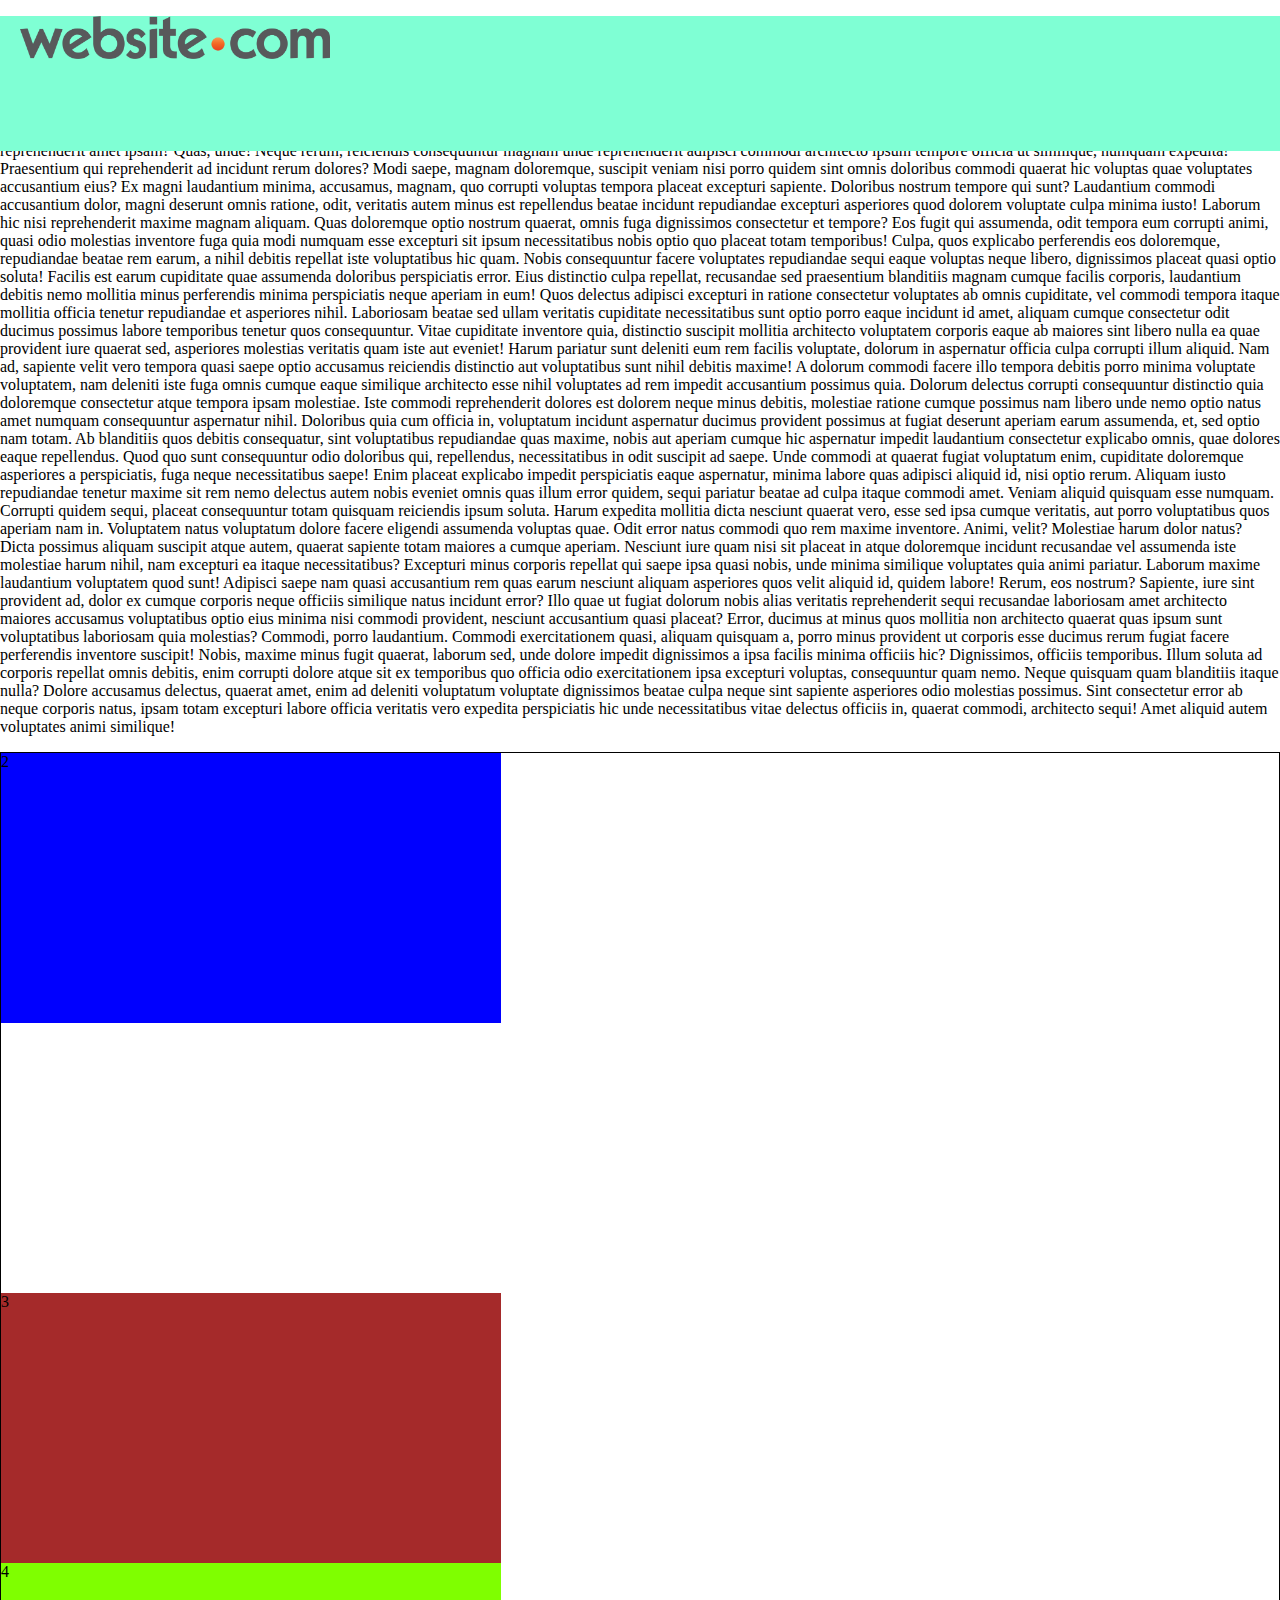
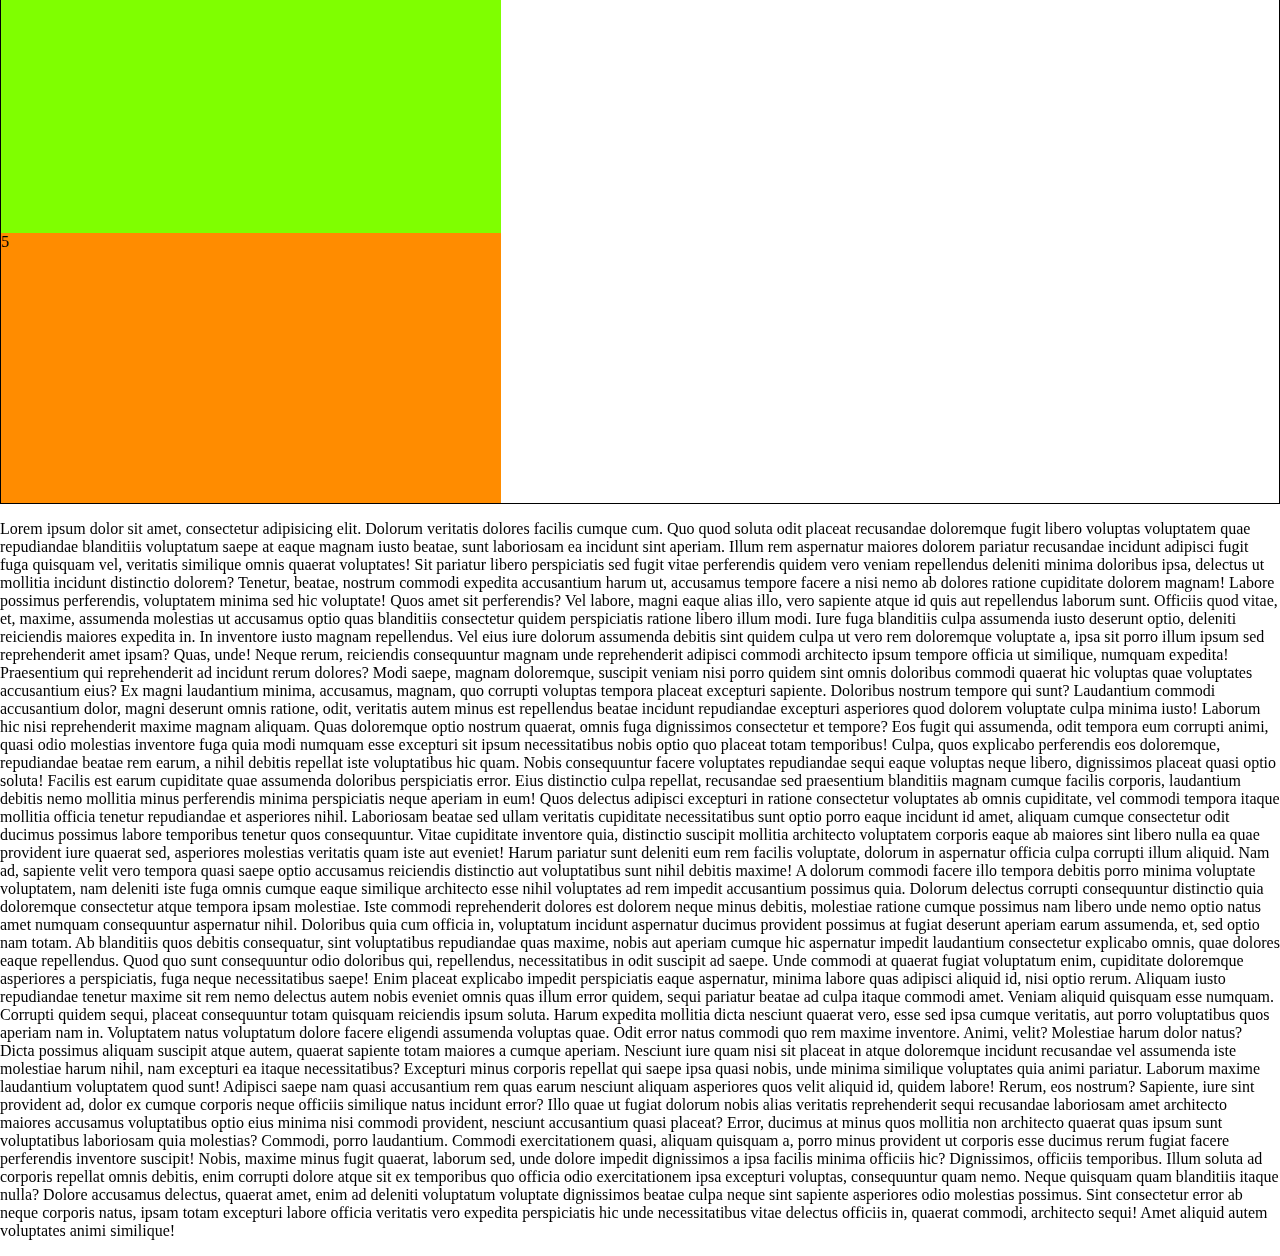
<file: pages/index.html>
<!DOCTYPE html>
<html lang="en">

<head>
    <meta charset="UTF-8">
    <meta name="viewport" content="width=device-width, initial-scale=1.0">
    <title>Document</title>
    <link rel="stylesheet" href="./../style/index.css">
</head>

<body>
    <div class="parents">
        <div class="first">
            <img style="width:25%;" src="./../images/Website.com-logo.png" alt="">
        </div>
    </div>
    <div>
        <p>Lorem ipsum dolor sit amet, consectetur adipisicing elit. Dolorum veritatis dolores facilis cumque cum. Quo quod soluta odit placeat recusandae doloremque fugit libero voluptas voluptatem quae repudiandae blanditiis voluptatum saepe at eaque magnam iusto beatae, sunt laboriosam ea incidunt sint aperiam. Illum rem aspernatur maiores dolorem pariatur recusandae incidunt adipisci fugit fuga quisquam vel, veritatis similique omnis quaerat voluptates! Sit pariatur libero perspiciatis sed fugit vitae perferendis quidem vero veniam repellendus deleniti minima doloribus ipsa, delectus ut mollitia incidunt distinctio dolorem? Tenetur, beatae, nostrum commodi expedita accusantium harum ut, accusamus tempore facere a nisi nemo ab dolores ratione cupiditate dolorem magnam! Labore possimus perferendis, voluptatem minima sed hic voluptate! Quos amet sit perferendis? Vel labore, magni eaque alias illo, vero sapiente atque id quis aut repellendus laborum sunt. Officiis quod vitae, et, maxime, assumenda molestias ut accusamus optio quas blanditiis consectetur quidem perspiciatis ratione libero illum modi. Iure fuga blanditiis culpa assumenda iusto deserunt optio, deleniti reiciendis maiores expedita in. In inventore iusto magnam repellendus. Vel eius iure dolorum assumenda debitis sint quidem culpa ut vero rem doloremque voluptate a, ipsa sit porro illum ipsum sed reprehenderit amet ipsam? Quas, unde! Neque rerum, reiciendis consequuntur magnam unde reprehenderit adipisci commodi architecto ipsum tempore officia ut similique, numquam expedita! Praesentium qui reprehenderit ad incidunt rerum dolores? Modi saepe, magnam doloremque, suscipit veniam nisi porro quidem sint omnis doloribus commodi quaerat hic voluptas quae voluptates accusantium eius? Ex magni laudantium minima, accusamus, magnam, quo corrupti voluptas tempora placeat excepturi sapiente. Doloribus nostrum tempore qui sunt? Laudantium commodi accusantium dolor, magni deserunt omnis ratione, odit, veritatis autem minus est repellendus beatae incidunt repudiandae excepturi asperiores quod dolorem voluptate culpa minima iusto! Laborum hic nisi reprehenderit maxime magnam aliquam. Quas doloremque optio nostrum quaerat, omnis fuga dignissimos consectetur et tempore? Eos fugit qui assumenda, odit tempora eum corrupti animi, quasi odio molestias inventore fuga quia modi numquam esse excepturi sit ipsum necessitatibus nobis optio quo placeat totam temporibus! Culpa, quos explicabo perferendis eos doloremque, repudiandae beatae rem earum, a nihil debitis repellat iste voluptatibus hic quam. Nobis consequuntur facere voluptates repudiandae sequi eaque voluptas neque libero, dignissimos placeat quasi optio soluta! Facilis est earum cupiditate quae assumenda doloribus perspiciatis error. Eius distinctio culpa repellat, recusandae sed praesentium blanditiis magnam cumque facilis corporis, laudantium debitis nemo mollitia minus perferendis minima perspiciatis neque aperiam in eum! Quos delectus adipisci excepturi in ratione consectetur voluptates ab omnis cupiditate, vel commodi tempora itaque mollitia officia tenetur repudiandae et asperiores nihil. Laboriosam beatae sed ullam veritatis cupiditate necessitatibus sunt optio porro eaque incidunt id amet, aliquam cumque consectetur odit ducimus possimus labore temporibus tenetur quos consequuntur. Vitae cupiditate inventore quia, distinctio suscipit mollitia architecto voluptatem corporis eaque ab maiores sint libero nulla ea quae provident iure quaerat sed, asperiores molestias veritatis quam iste aut eveniet! Harum pariatur sunt deleniti eum rem facilis voluptate, dolorum in aspernatur officia culpa corrupti illum aliquid. Nam ad, sapiente velit vero tempora quasi saepe optio accusamus reiciendis distinctio aut voluptatibus sunt nihil debitis maxime! A dolorum commodi facere illo tempora debitis porro minima voluptate voluptatem, nam deleniti iste fuga omnis cumque eaque similique architecto esse nihil voluptates ad rem impedit accusantium possimus quia. Dolorum delectus corrupti consequuntur distinctio quia doloremque consectetur atque tempora ipsam molestiae. Iste commodi reprehenderit dolores est dolorem neque minus debitis, molestiae ratione cumque possimus nam libero unde nemo optio natus amet numquam consequuntur aspernatur nihil. Doloribus quia cum officia in, voluptatum incidunt aspernatur ducimus provident possimus at fugiat deserunt aperiam earum assumenda, et, sed optio nam totam. Ab blanditiis quos debitis consequatur, sint voluptatibus repudiandae quas maxime, nobis aut aperiam cumque hic aspernatur impedit laudantium consectetur explicabo omnis, quae dolores eaque repellendus. Quod quo sunt consequuntur odio doloribus qui, repellendus, necessitatibus in odit suscipit ad saepe. Unde commodi at quaerat fugiat voluptatum enim, cupiditate doloremque asperiores a perspiciatis, fuga neque necessitatibus saepe! Enim placeat explicabo impedit perspiciatis eaque aspernatur, minima labore quas adipisci aliquid id, nisi optio rerum. Aliquam iusto repudiandae tenetur maxime sit rem nemo delectus autem nobis eveniet omnis quas illum error quidem, sequi pariatur beatae ad culpa itaque commodi amet. Veniam aliquid quisquam esse numquam. Corrupti quidem sequi, placeat consequuntur totam quisquam reiciendis ipsum soluta. Harum expedita mollitia dicta nesciunt quaerat vero, esse sed ipsa cumque veritatis, aut porro voluptatibus quos aperiam nam in. Voluptatem natus voluptatum dolore facere eligendi assumenda voluptas quae. Odit error natus commodi quo rem maxime inventore. Animi, velit? Molestiae harum dolor natus? Dicta possimus aliquam suscipit atque autem, quaerat sapiente totam maiores a cumque aperiam. Nesciunt iure quam nisi sit placeat in atque doloremque incidunt recusandae vel assumenda iste molestiae harum nihil, nam excepturi ea itaque necessitatibus? Excepturi minus corporis repellat qui saepe ipsa quasi nobis, unde minima similique voluptates quia animi pariatur. Laborum maxime laudantium voluptatem quod sunt! Adipisci saepe nam quasi accusantium rem quas earum nesciunt aliquam asperiores quos velit aliquid id, quidem labore! Rerum, eos nostrum? Sapiente, iure sint provident ad, dolor ex cumque corporis neque officiis similique natus incidunt error? Illo quae ut fugiat dolorum nobis alias veritatis reprehenderit sequi recusandae laboriosam amet architecto maiores accusamus voluptatibus optio eius minima nisi commodi provident, nesciunt accusantium quasi placeat? Error, ducimus at minus quos mollitia non architecto quaerat quas ipsum sunt voluptatibus laboriosam quia molestias? Commodi, porro laudantium. Commodi exercitationem quasi, aliquam quisquam a, porro minus provident ut corporis esse ducimus rerum fugiat facere perferendis inventore suscipit! Nobis, maxime minus fugit quaerat, laborum sed, unde dolore impedit dignissimos a ipsa facilis minima officiis hic? Dignissimos, officiis temporibus. Illum soluta ad corporis repellat omnis debitis, enim corrupti dolore atque sit ex temporibus quo officia odio exercitationem ipsa excepturi voluptas, consequuntur quam nemo. Neque quisquam quam blanditiis itaque nulla? Dolore accusamus delectus, quaerat amet, enim ad deleniti voluptatum voluptate dignissimos beatae culpa neque sint sapiente asperiores odio molestias possimus. Sint consectetur error ab neque corporis natus, ipsam totam excepturi labore officia veritatis vero expedita perspiciatis hic unde necessitatibus vitae delectus officiis in, quaerat commodi, architecto sequi! Amet aliquid autem voluptates animi similique!</p>
    </div>
    <div class="mother"  style="border: 1px solid black; position: relative; ">
        <div class="box1">1</div>
        <div class="box2">2</div>
        <div class="box3">3</div>
        <div class="box4">4</div>
        <div class="box5">5</div>
    </div>

    <div class="son">
        <p>Lorem ipsum dolor sit amet, consectetur adipisicing elit. Dolorum veritatis dolores facilis cumque cum. Quo quod soluta odit placeat recusandae doloremque fugit libero voluptas voluptatem quae repudiandae blanditiis voluptatum saepe at eaque magnam iusto beatae, sunt laboriosam ea incidunt sint aperiam. Illum rem aspernatur maiores dolorem pariatur recusandae incidunt adipisci fugit fuga quisquam vel, veritatis similique omnis quaerat voluptates! Sit pariatur libero perspiciatis sed fugit vitae perferendis quidem vero veniam repellendus deleniti minima doloribus ipsa, delectus ut mollitia incidunt distinctio dolorem? Tenetur, beatae, nostrum commodi expedita accusantium harum ut, accusamus tempore facere a nisi nemo ab dolores ratione cupiditate dolorem magnam! Labore possimus perferendis, voluptatem minima sed hic voluptate! Quos amet sit perferendis? Vel labore, magni eaque alias illo, vero sapiente atque id quis aut repellendus laborum sunt. Officiis quod vitae, et, maxime, assumenda molestias ut accusamus optio quas blanditiis consectetur quidem perspiciatis ratione libero illum modi. Iure fuga blanditiis culpa assumenda iusto deserunt optio, deleniti reiciendis maiores expedita in. In inventore iusto magnam repellendus. Vel eius iure dolorum assumenda debitis sint quidem culpa ut vero rem doloremque voluptate a, ipsa sit porro illum ipsum sed reprehenderit amet ipsam? Quas, unde! Neque rerum, reiciendis consequuntur magnam unde reprehenderit adipisci commodi architecto ipsum tempore officia ut similique, numquam expedita! Praesentium qui reprehenderit ad incidunt rerum dolores? Modi saepe, magnam doloremque, suscipit veniam nisi porro quidem sint omnis doloribus commodi quaerat hic voluptas quae voluptates accusantium eius? Ex magni laudantium minima, accusamus, magnam, quo corrupti voluptas tempora placeat excepturi sapiente. Doloribus nostrum tempore qui sunt? Laudantium commodi accusantium dolor, magni deserunt omnis ratione, odit, veritatis autem minus est repellendus beatae incidunt repudiandae excepturi asperiores quod dolorem voluptate culpa minima iusto! Laborum hic nisi reprehenderit maxime magnam aliquam. Quas doloremque optio nostrum quaerat, omnis fuga dignissimos consectetur et tempore? Eos fugit qui assumenda, odit tempora eum corrupti animi, quasi odio molestias inventore fuga quia modi numquam esse excepturi sit ipsum necessitatibus nobis optio quo placeat totam temporibus! Culpa, quos explicabo perferendis eos doloremque, repudiandae beatae rem earum, a nihil debitis repellat iste voluptatibus hic quam. Nobis consequuntur facere voluptates repudiandae sequi eaque voluptas neque libero, dignissimos placeat quasi optio soluta! Facilis est earum cupiditate quae assumenda doloribus perspiciatis error. Eius distinctio culpa repellat, recusandae sed praesentium blanditiis magnam cumque facilis corporis, laudantium debitis nemo mollitia minus perferendis minima perspiciatis neque aperiam in eum! Quos delectus adipisci excepturi in ratione consectetur voluptates ab omnis cupiditate, vel commodi tempora itaque mollitia officia tenetur repudiandae et asperiores nihil. Laboriosam beatae sed ullam veritatis cupiditate necessitatibus sunt optio porro eaque incidunt id amet, aliquam cumque consectetur odit ducimus possimus labore temporibus tenetur quos consequuntur. Vitae cupiditate inventore quia, distinctio suscipit mollitia architecto voluptatem corporis eaque ab maiores sint libero nulla ea quae provident iure quaerat sed, asperiores molestias veritatis quam iste aut eveniet! Harum pariatur sunt deleniti eum rem facilis voluptate, dolorum in aspernatur officia culpa corrupti illum aliquid. Nam ad, sapiente velit vero tempora quasi saepe optio accusamus reiciendis distinctio aut voluptatibus sunt nihil debitis maxime! A dolorum commodi facere illo tempora debitis porro minima voluptate voluptatem, nam deleniti iste fuga omnis cumque eaque similique architecto esse nihil voluptates ad rem impedit accusantium possimus quia. Dolorum delectus corrupti consequuntur distinctio quia doloremque consectetur atque tempora ipsam molestiae. Iste commodi reprehenderit dolores est dolorem neque minus debitis, molestiae ratione cumque possimus nam libero unde nemo optio natus amet numquam consequuntur aspernatur nihil. Doloribus quia cum officia in, voluptatum incidunt aspernatur ducimus provident possimus at fugiat deserunt aperiam earum assumenda, et, sed optio nam totam. Ab blanditiis quos debitis consequatur, sint voluptatibus repudiandae quas maxime, nobis aut aperiam cumque hic aspernatur impedit laudantium consectetur explicabo omnis, quae dolores eaque repellendus. Quod quo sunt consequuntur odio doloribus qui, repellendus, necessitatibus in odit suscipit ad saepe. Unde commodi at quaerat fugiat voluptatum enim, cupiditate doloremque asperiores a perspiciatis, fuga neque necessitatibus saepe! Enim placeat explicabo impedit perspiciatis eaque aspernatur, minima labore quas adipisci aliquid id, nisi optio rerum. Aliquam iusto repudiandae tenetur maxime sit rem nemo delectus autem nobis eveniet omnis quas illum error quidem, sequi pariatur beatae ad culpa itaque commodi amet. Veniam aliquid quisquam esse numquam. Corrupti quidem sequi, placeat consequuntur totam quisquam reiciendis ipsum soluta. Harum expedita mollitia dicta nesciunt quaerat vero, esse sed ipsa cumque veritatis, aut porro voluptatibus quos aperiam nam in. Voluptatem natus voluptatum dolore facere eligendi assumenda voluptas quae. Odit error natus commodi quo rem maxime inventore. Animi, velit? Molestiae harum dolor natus? Dicta possimus aliquam suscipit atque autem, quaerat sapiente totam maiores a cumque aperiam. Nesciunt iure quam nisi sit placeat in atque doloremque incidunt recusandae vel assumenda iste molestiae harum nihil, nam excepturi ea itaque necessitatibus? Excepturi minus corporis repellat qui saepe ipsa quasi nobis, unde minima similique voluptates quia animi pariatur. Laborum maxime laudantium voluptatem quod sunt! Adipisci saepe nam quasi accusantium rem quas earum nesciunt aliquam asperiores quos velit aliquid id, quidem labore! Rerum, eos nostrum? Sapiente, iure sint provident ad, dolor ex cumque corporis neque officiis similique natus incidunt error? Illo quae ut fugiat dolorum nobis alias veritatis reprehenderit sequi recusandae laboriosam amet architecto maiores accusamus voluptatibus optio eius minima nisi commodi provident, nesciunt accusantium quasi placeat? Error, ducimus at minus quos mollitia non architecto quaerat quas ipsum sunt voluptatibus laboriosam quia molestias? Commodi, porro laudantium. Commodi exercitationem quasi, aliquam quisquam a, porro minus provident ut corporis esse ducimus rerum fugiat facere perferendis inventore suscipit! Nobis, maxime minus fugit quaerat, laborum sed, unde dolore impedit dignissimos a ipsa facilis minima officiis hic? Dignissimos, officiis temporibus. Illum soluta ad corporis repellat omnis debitis, enim corrupti dolore atque sit ex temporibus quo officia odio exercitationem ipsa excepturi voluptas, consequuntur quam nemo. Neque quisquam quam blanditiis itaque nulla? Dolore accusamus delectus, quaerat amet, enim ad deleniti voluptatum voluptate dignissimos beatae culpa neque sint sapiente asperiores odio molestias possimus. Sint consectetur error ab neque corporis natus, ipsam totam excepturi labore officia veritatis vero expedita perspiciatis hic unde necessitatibus vitae delectus officiis in, quaerat commodi, architecto sequi! Amet aliquid autem voluptates animi similique!</p>
    </div>
    
</body>
</html>
</file>
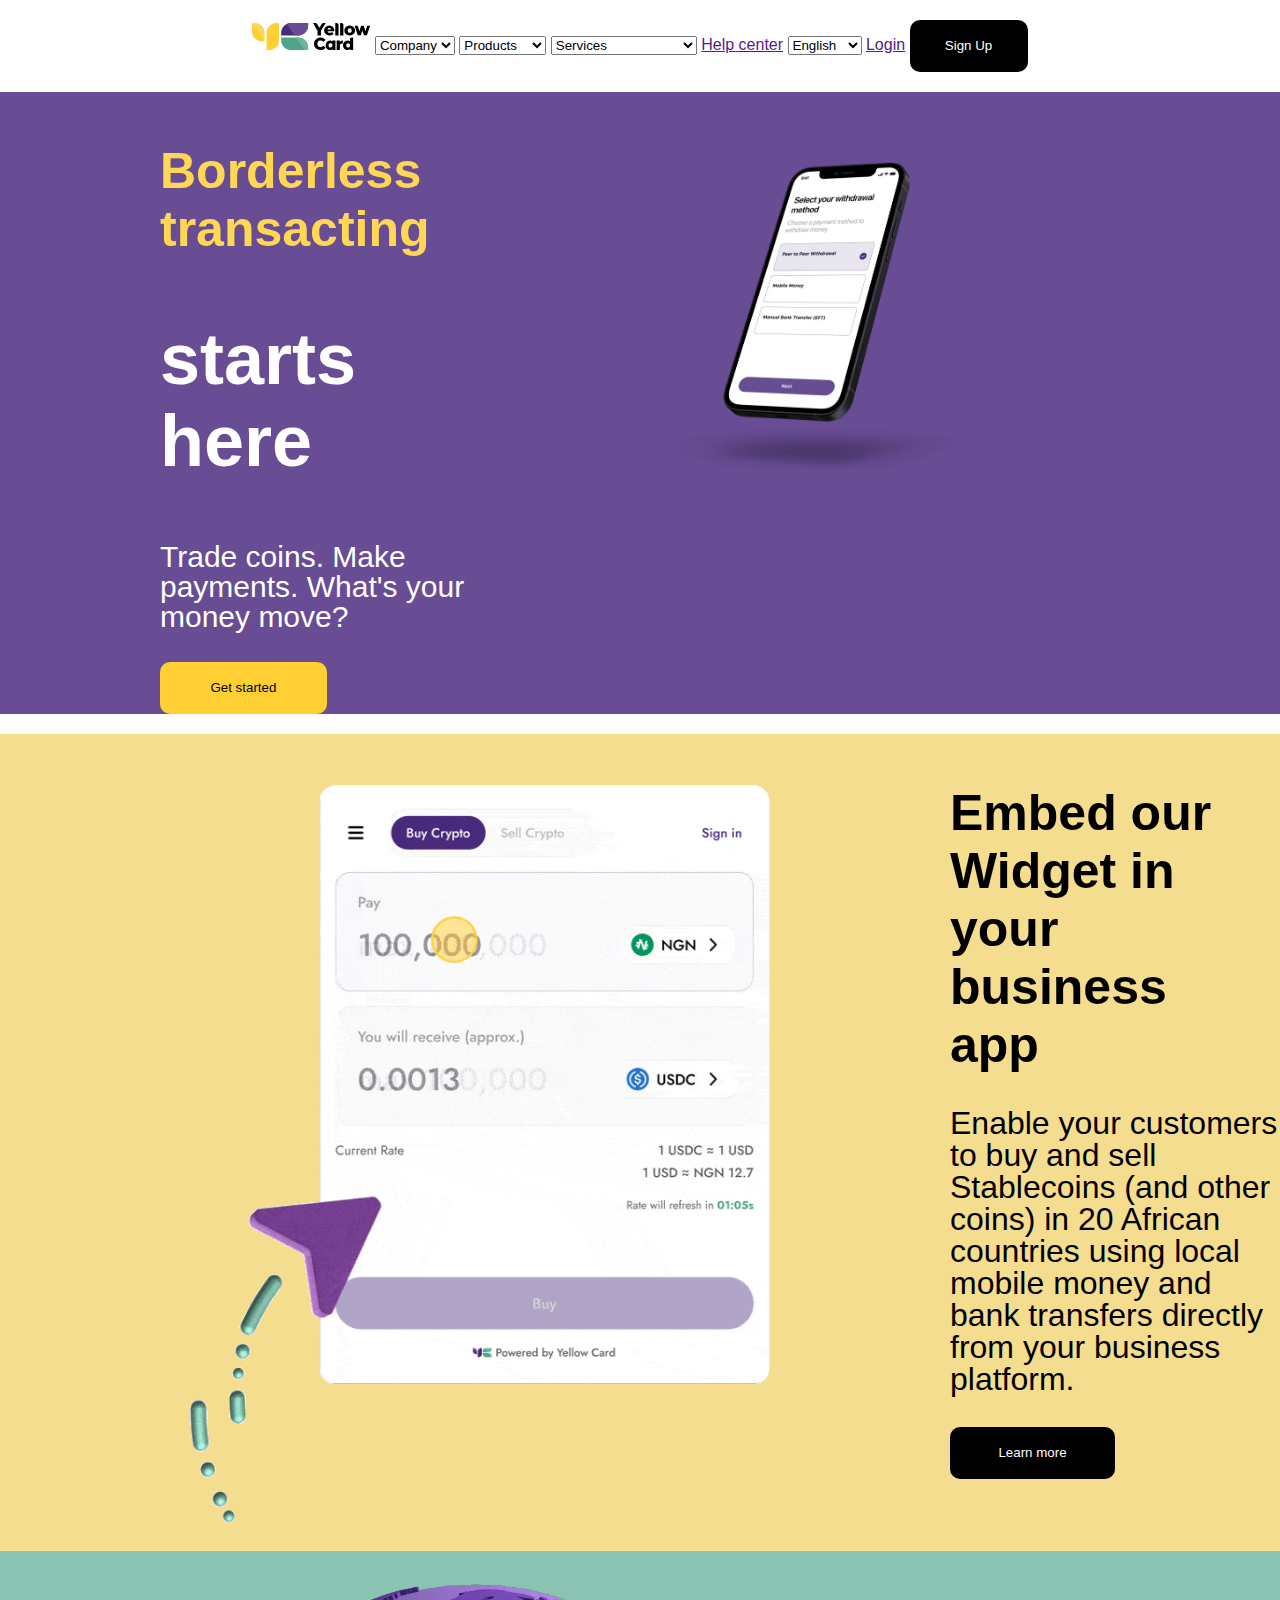
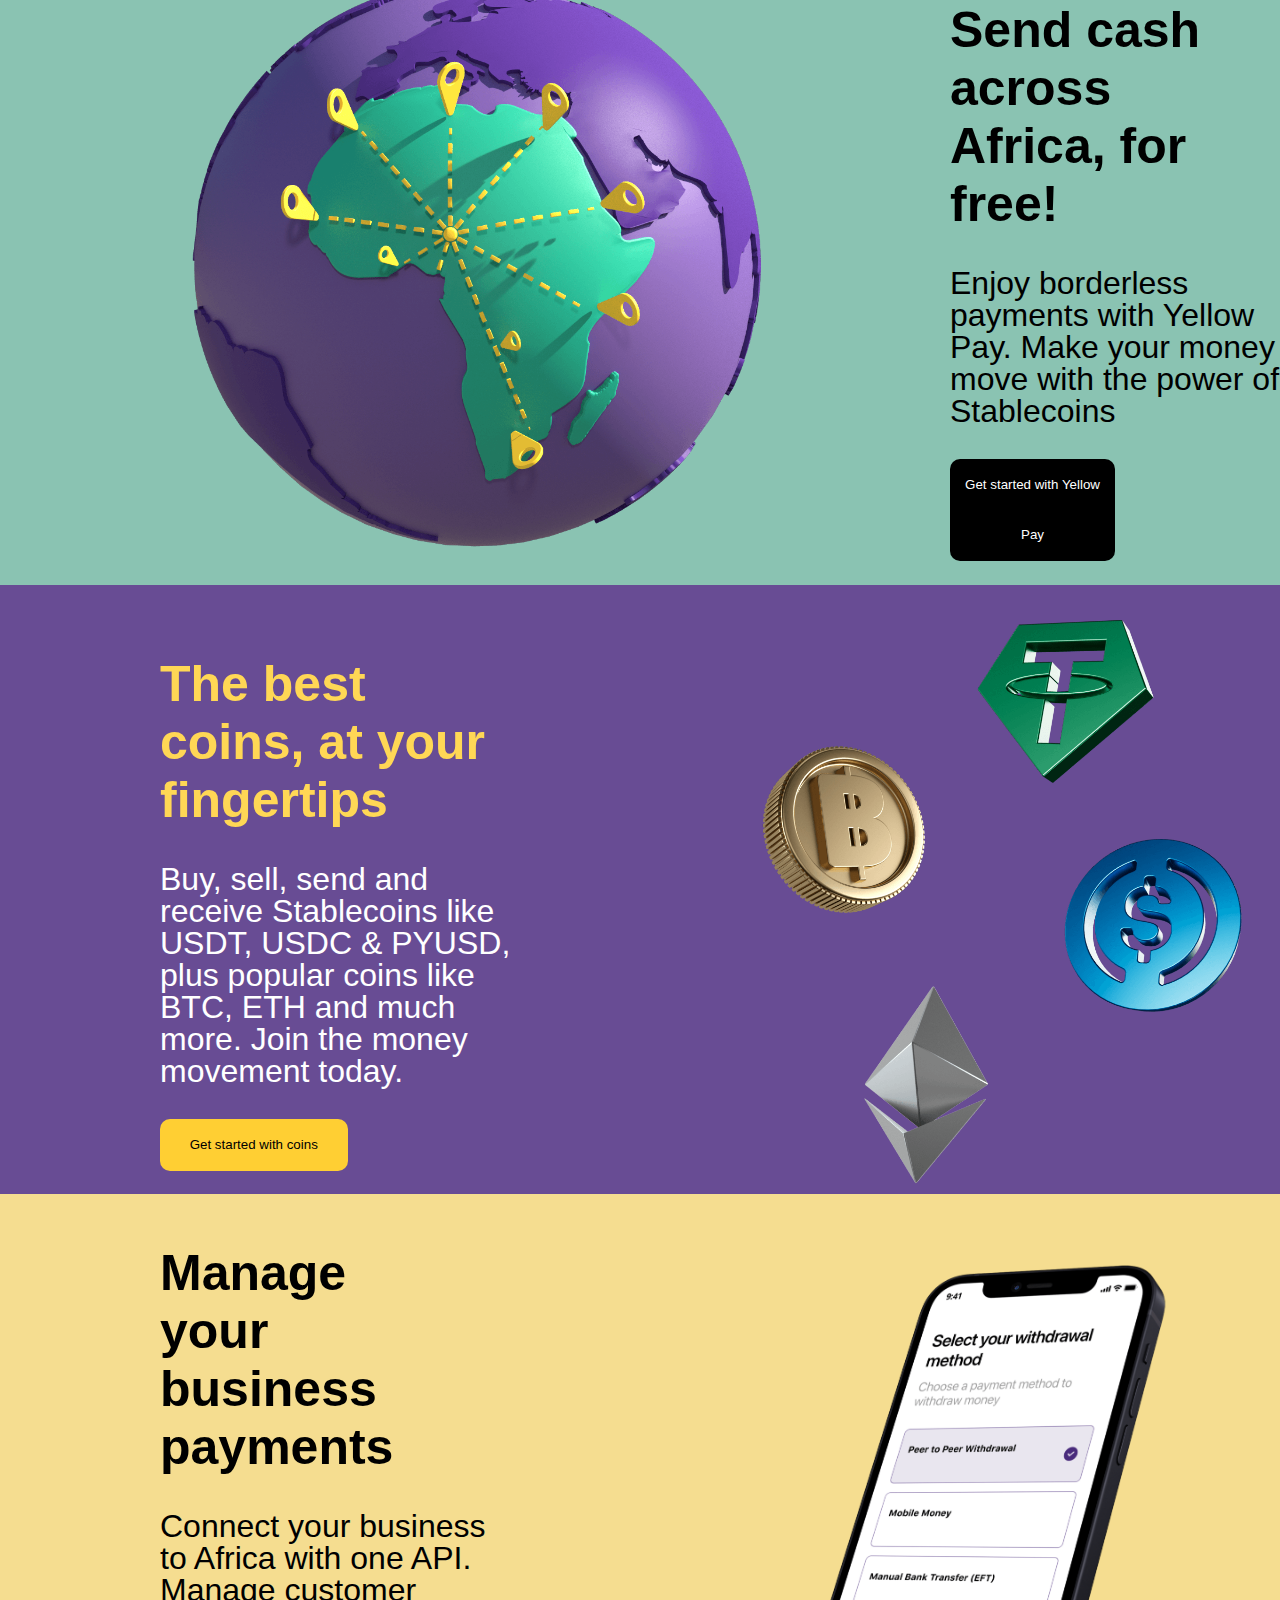
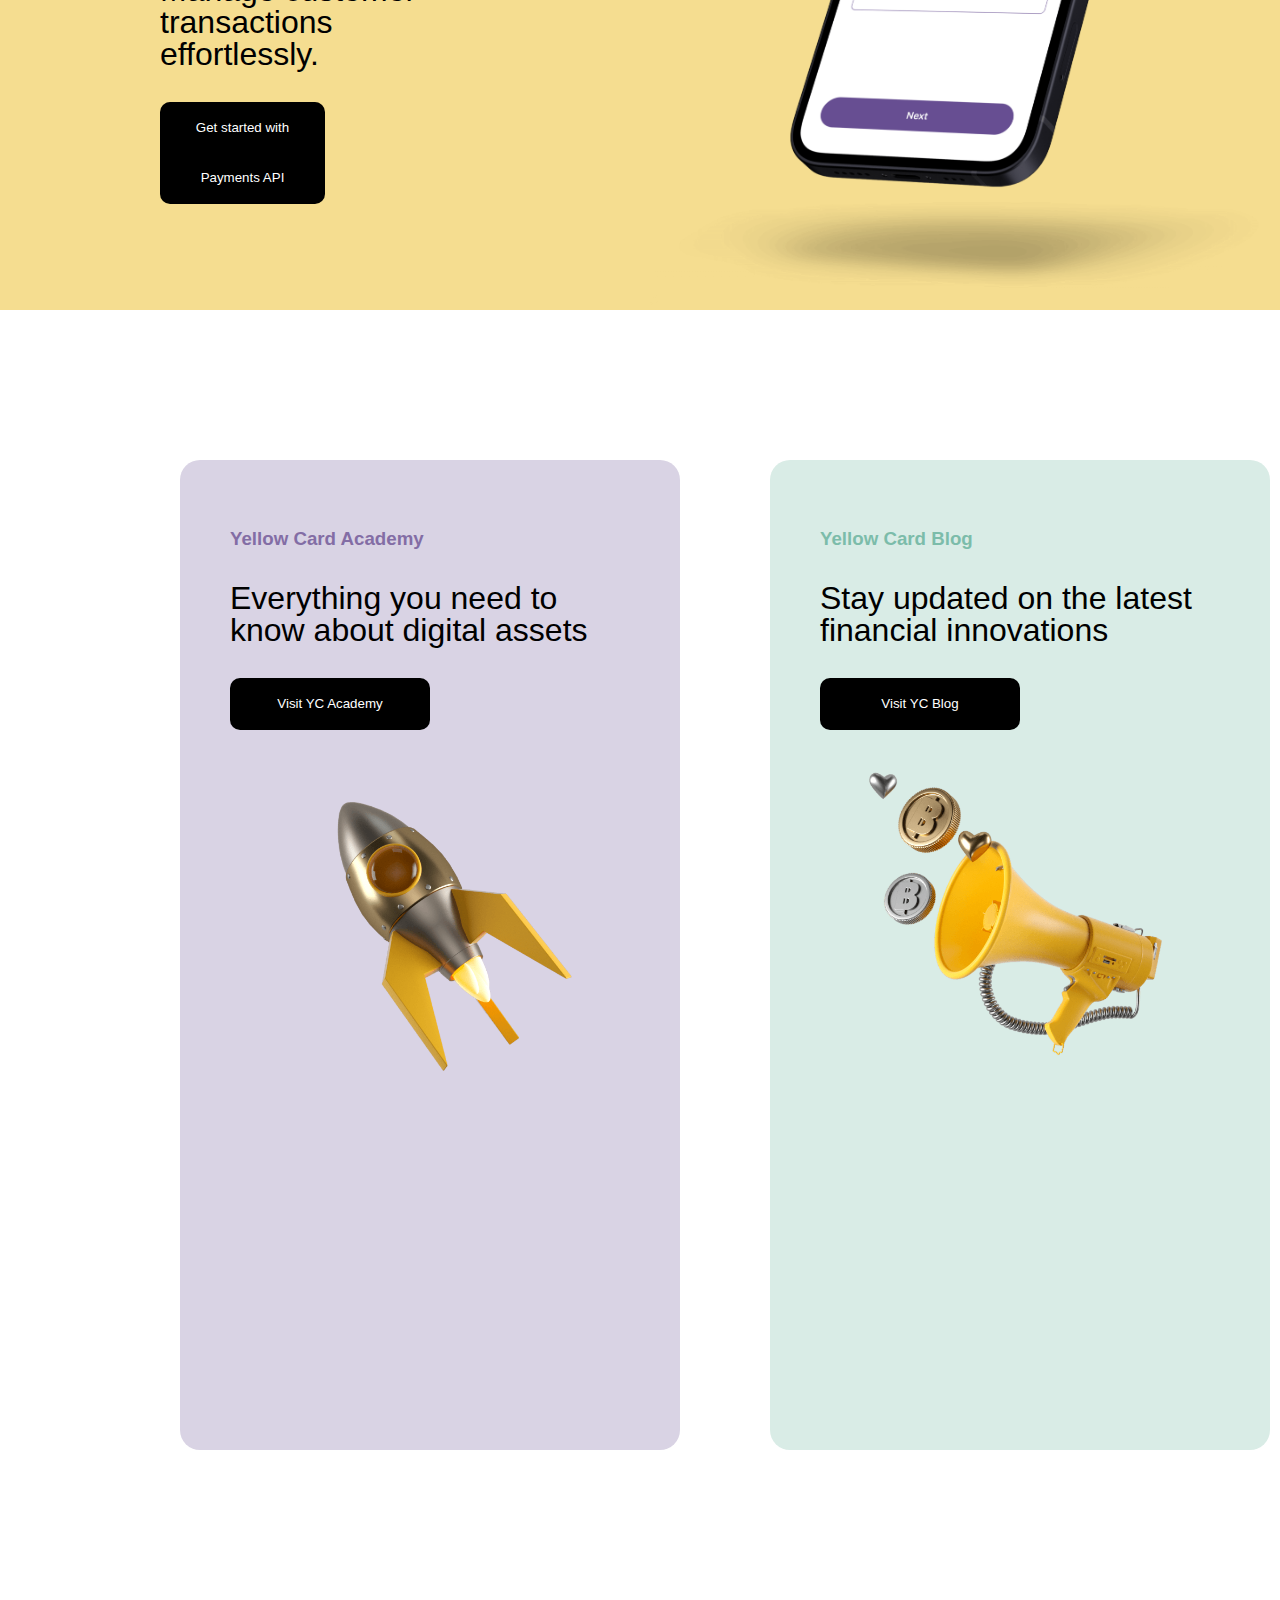
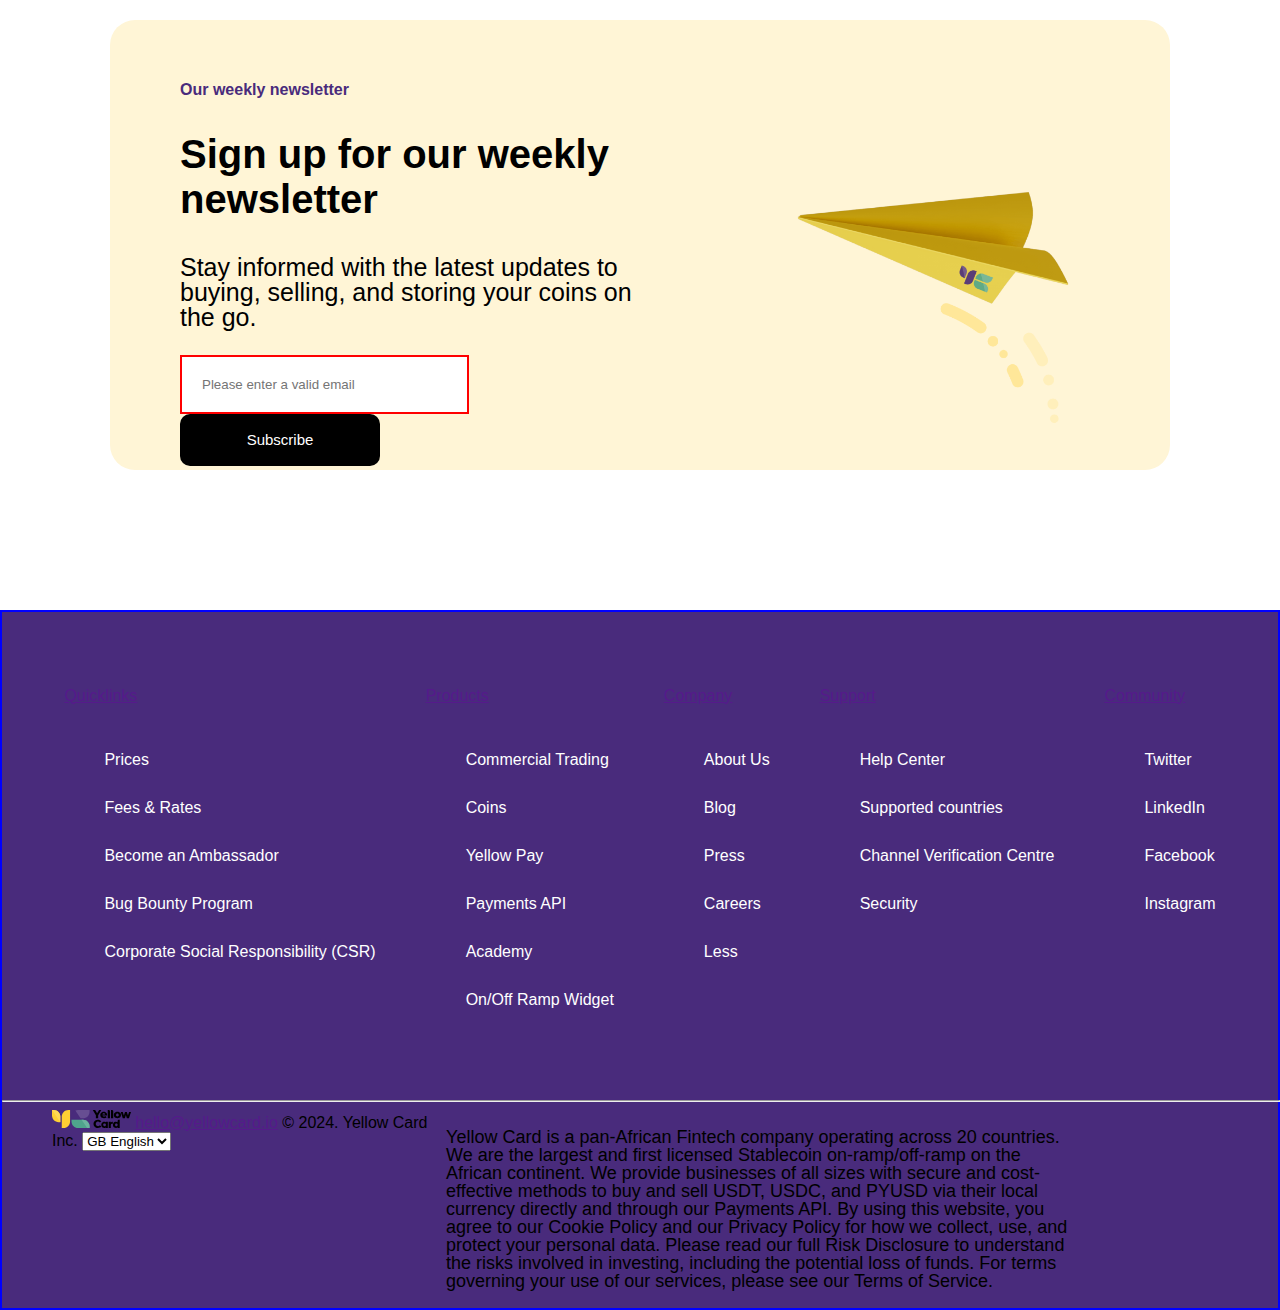
<file: pages/yellow.html>
<!DOCTYPE html>
<html lang="en">

<head>
    <meta charset="UTF-8">
    <meta name="viewport" content="width=device-width, initial-scale=1.0">
    <title>Buy and Sell BTC, ETH, USDT &, More in Africa | Yellow Card</title>
    <link rel="stylesheet" href="../style/yellow.css">
    <link rel="icon" href="../../favicon_new.svg">
</head>

<body>
    <nav>
        <div class="Section1">
            <div class="container01">
                <div>
                    <img style="width: 10%;" src="../svg/Yellow Card Logo.svg" alt="logo">
                    <select name="" id="">
                        <option value="">Company</option>
                        <option value="">About Us</option>
                        <option value="">Careers</option>
                        <option value="">Press</option>
                        <option value="">Blog</option>
                        <option value="">Legal</option>
                    </select>
                    <select name="" id="">
                        <option value="">Products</option>
                        <option value="">Coins</option>
                        <option value="">Yellow Pay</option>
                        <option value="">Academy</option>
                    </select>
                    <select name="" id="">
                        <option value="">Services</option>
                        <option value="">Comercial Trading</option>
                        <option value="">Payment API</option>
                        <option value="">On/Off Ramp Widget</option>
                    </select>
                    <a href="">Help center</a>
                    <select name="" id="">
                        <option value="">English</option>
                        <option value="">Francais</option>
                    </select>
                    <a href="">Login</a>
                    <button style="width: 10%; background-color: black; color:white;">Sign Up</button>
                </div>       
            </div>
        </div>
    </nav>
    <div>
        <div class="Section2">
            <div id="child">
                <h1>Borderless transacting</h1>
                <h2>starts here</h2>
                <p style="font-size: 30px;">Trade coins. Make payments. What's your money move?</p>
                <button>Get started</button>
            </div>
            <div>
                <img style="width:50%; margin-top: 70px;" src="./../images/phone.avif" alt="phone">
            </div>
        </div>
    </div>
    <div>
        <div class="Section3">
            <div id="child">
                <img style="width:70vh;" src="./../images/ZlCFjCol0Zci9bGi_GIF-with-pointer.gif" alt="">
            </div>
            <div>
                <h1 style="color: black;">Embed our Widget in your business app</h1>
                <p style="color: black;">Enable your customers to buy and sell Stablecoins (and other coins) in 20
                    African countries using local mobile money and bank transfers directly from your business platform.
                </p>
                <button style="background-color: black; color: white;">Learn more</button>
            </div>
        </div>
    </div>
    <div>
        <div class="Section4">
            <div id="child">
                <img style="width: 70vh;"
                    src="./../images/5e1be24f-ddb2-420f-9eff-392093c101f2_3D+World+Globe_desktop.png" alt="">
            </div>
            <div>
                <h1 style="color: black;">Send cash across Africa, for free!</h1>
                <p style="color: black;">Enjoy borderless payments with Yellow Pay. Make your
                    money move with the power of Stablecoins</p>
                <button style="background-color: black; color: white;">Get started with Yellow Pay</button>
            </div>
        </div>
    </div>
    <div>
        <div class="Section5">
            <div id="child">
                <h1>The best coins, at your fingertips</h1>
                <p>Buy, sell, send and receive Stablecoins like USDT, USDC & PYUSD, plus
                    popular coins like BTC, ETH and much more. Join the money movement today.</p>
                <button>Get started with coins</button>
            </div>
            <div>
                <img style="width: 65vh;"
                    src="./../images/423488a8-e060-4f62-9464-cf6e12d7f7fe_3D+Crypto+coins_desktop.png" alt="">
            </div>
        </div>
    </div>
    <div>
        <div class="Section6">
            <div id="child">
                <h1 style="color: black;">Manage your business payments</h1>
                <p style="color: black;">Connect your business to Africa with one API. Manage customer transactions
                    effortlessly.</p>
                <button style="background-color: black; color: white;">Get started with Payments API</button>
            </div>
            <div>
                <img style="width:70vh; margin-top: 70px;"
                    src="./../images/a3fdfd27-70a6-40a2-87c5-5eece88828d1_Desktop+mockup+-+Payment+API.png" alt="phone">
            </div>
        </div>

        <div class="section7">
            <div style="display: flex; padding: 50px 180px ;" class="container">
                <div id="one">
                    <h3>Yellow Card Academy</h3>
                    <p style="color: black;">Everything you need to know about digital assets</p>
                    <button style="background-color: black; color: white;">Visit YC Academy</button>
                    <div>
                        <img style="width: 400px"
                            src="./../images/cdcb5cd5-5428-4741-80f7-27cb17e49b71_3D+Rocket_desktop.png" alt="">
                    </div>
                </div>

                <div id="two">
                    <h3>Yellow Card Blog</h3>
                    <p style="color: black;">Stay updated on the latest financial innovations</p>
                    <button style="background-color: black;color: white;">Visit YC Blog</button>
                    <div>
                        <img style="width: 400px;"
                            src="./../images/a88d5925-e9f3-4396-83b0-e289d424be1e_3D+Megaphone_desktop.png" alt="">
                    </div>
                </div>
            </div>
        </div>
        <div class="section8">
            <div id="child3">
                <div class="container1">
                    <h4 style="font-family:Work Sans,Jost,sans-serif; font-size:24; color:
                                rgb(73, 43, 124);">Our weekly newsletter</h4>
                    <h2 style="color: black; font-size: 40px;">Sign up for our weekly newsletter</h2>
                    <p style="color: black; font-size: 25px;">Stay informed with the latest updates to buying, selling,
                        and storing your coins on the go.</p>
                    <input type="text" placeholder="Please enter a valid email" id="">
                    <button>Subscribe</button>
                </div>
                <div class="container1">
                    <img style="width: 40vh;"
                        src="./../images/ae4e884e-f726-4c7c-82a5-33099d6f4aa5_3D+paperjet_desktop.png" alt="">
                </div>
            </div>
        </div>
        <div class="section9">
            <div class="container2">
                <div>
                    <!-- <label for="">Quicklinks</label>
                    <a href="">Prices</a>
                    <a href="">Fees & Rates</a>
                    <a href="">Become an Ambassador</a>
                    <a href="">Bug Bounty Program</a>
                    <a href="">Corporate Social Responsibility (CSR)</a> -->
                    <a href="">Quicklinks</a>
                    <ul>
                        <li>Prices</li>
                        <li>Fees & Rates</li>
                        <li>Become an Ambassador</li>
                        <li>Bug Bounty Program</li>
                        <li>Corporate Social Responsibility (CSR)</li>
                    </ul>
                </div>
                <div>
                    <!-- <label for="">Products</label>
                    <a href="">Commercial Trading</a>
                    <a href="">Coins</a>
                    <a href="">Yellow Pay</a>
                    <a href="">Payments API</a>
                    <a href="">Academy</a>
                    <a href="">On/Off Ramp Widget</a> -->
                    <a href="">Products</a>
                    <ul>
                        <li>Commercial Trading</li>
                        <li>Coins</li>
                        <li>Yellow Pay</li>
                        <li>Payments API</li>
                        <li>Academy</li>
                        <li>On/Off Ramp Widget</li>
                    </ul>
                </div>
                <div>
                    <!-- <label for="">Company</label>
                    <a href="">About Us</a>
                    <a href="">Blog</a>
                    <a href="">Press</a>
                    <a href="">Careers</a>
                    <a href="">Less</a> -->
                    <a href="">Company</a>
                    <ul>
                        <li>About Us</li>
                        <li>Blog</li>
                        <li>Press</li>
                        <li>Careers</li>
                        <li>Less</li>
                    </ul>
                </div>
                <div>
                    <!-- <label for="">Support</label>
                    <a href="">Help Center</a>
                    <a href="">Supported countries</a>
                    <a href="">Channel Verification Centre</a>
                    <a href="">Security</a> -->
                    <a href="">Support</a>
                    <ul>
                        <li>Help Center</li>
                        <li>Supported countries</li>
                        <li>Channel Verification Centre</li>
                        <li>Security</li>
                    </ul>
                </div>
                <div>
                    <!-- <label for="">Community</label>
                    <a href="">Twitter</a>
                    <a href="">LinkedIn</a>
                    <a href="">Facebook</a>
                    <a href="">Instagram</a> -->
                    <a href="">Community</a>
                    <ul>           
                        <li>Twitter</li>
                        <li>LinkedIn</li>
                        <li>Facebook</li>
                        <li>Instagram</li>
                    </ul>
                </div>   
            </div>
            <hr>
            <div id="sec01">
            <div>
                <img style="width: 20%;" src="./../svg/Yellow Card Logo.svg" alt="">
                <a href="">hello@yellowcard.io</a>
                <label for="">© 2024. Yellow Card Inc.</label>
                <select name="" id="">
                    <option value="">GB English</option>
                </select>
            </div>
            <div>
                <p style="color: black; font-size: large;">Yellow Card is a pan-African Fintech company operating across 20 countries. We are the largest and
                    first licensed Stablecoin on-ramp/off-ramp on the African continent. We provide businesses of all
                    sizes with secure and cost-effective methods to buy and sell USDT, USDC, and PYUSD via their local
                    currency directly and through our Payments API.

                    By using this website, you agree to our Cookie Policy and our Privacy Policy for how we collect,
                    use, and protect your personal data. Please read our full Risk Disclosure to understand the risks
                    involved in investing, including the potential loss of funds. For terms governing your use of our
                    services, please see our Terms of Service.
                </p>
            </div>
        </div>
        </div>

</body>

</html>
</file>
<file: style/index.css>
body{
    margin: 0;
    padding: 0;
}


.first{
    font-size: small;
    padding: 0px 20px;
     
    
}
.parents{
    background-color: aquamarine;
    height: 15vh;
    position: fixed;
    z-index: 2;
    
   
    
}

.box1{
    width: 500px;
    height: 30vh;
    background-color: aqua;
    /* color:  black; */
    /* margin-top: 10px; */
}
.box2{
    width: 500px;
    height: 30vh;
    background-color: blue;
    color: black;
    /* margin-top: 18px; */
    position: sticky;
    /* margin-left: 50px; */
    top: 0;
    bottom: 0;
    right: 0;

}
.box3{
    width: 500px;
    height: 30vh;
    background-color: brown;
    color: black;
    /* margin-top: 10px; */
    /* margin-left: 40px; */
    /* z-index:1; */
}

.box4{
    width: 500px;
    height: 30vh;
    background-color: chartreuse;
    color:  black;
    /* margin-top: 10px; */
}

.box5{
    width: 500px;
    height: 30vh;
    background-color: darkorange;
    color:  black;
    /* margin-top: 10px; */
}

.son{
    position: sticky;
}
</file>
<file: style/yellow.css>
body{
    margin: 0;
    padding: 0;
    font-family: Jost, "Work Sans", sans-serif;
    
    
}
    
.container01{
    display: flex;
    text-align: center;
    margin: 20px 50px 0px 50px;
    column-gap: 60px;
    
}   



.Section2{
    background-color:rgb(104, 76, 148);  
    margin: 20px auto;
    display: flex;
    
 
}

#child{
    padding: 0 10rem;
    
    
}

h1{
    margin-top: 50px;
    font-size: 50px;
    width: 90%;
    color: rgb(255, 215, 85);
       
}

h2{
    font-size: 72px;
    color:rgb(255, 255, 255); 
}

p{
    line-height: 1;
    font-size: 32px;
    color: white;
}

button{
    background-color: rgb(255,207,51);
    width: 50%;
    line-height: 50px;
    border-radius: 10px;
    border: none;
    /* margin-bottom: 100px; */
}

.Section3{
    background-color:rgb(245, 221, 144);  
    display: flex;
    justify-content: end;
    /* margin-top: 50px auto; */
}

.Section4{
    margin-top: 50px auto;
    display: flex;
    background-color: rgb(138,195,178);
}

.Section5{
    margin-top: 50px 50px;
    display: flex;
    text-align:left;
    justify-content: space-between;
    background-color: rgb(104, 76, 148);
    padding-top: 20px;
}
.Section6{
    font-size: large;
    background-color:rgb(245, 221, 144);  
    display: flex;
    justify-content: end;
    margin-top: 70px auto;  
}

.container{
    column-gap: 90px;
    margin-top: 100px;
    display: flex; 
    width: 80%;
    height: 110vh;
    
}

#one{
    border-radius: 20px;
    background-color:rgb(217,211,228);
    color: rgb(131,109,165); 
    padding: 50px;
}

#two{
    border-radius: 20px;
    background-color:rgb(217,236,230);
    color: rgb(124,188,170);
    padding: 50px;
}


.section8{
    margin-top: 70px;
    margin-right: 60px;
    margin-left: 60px;
    padding: 50px;
        
}

.container1{
    margin: 40px;
    border-radius: 10px;
    
      
}

.container1>button{
    background-color: black;
    color: white;
    font-size: 15px;
    width: 200px;
    
}

input{
    border: 2px solid red;
    width: 50%;
    padding: 20px;
   
}

#child3{
    
    display: flex;
    justify-content: center;
    border-radius: 25px;
    background-color: rgb(255,245,214);
    padding: 0 20px 0 30px;
    height: 50vh;
    
    
}

.section9{
    border: 2px solid blue;
    margin-top: 90px;
    background-color: rgb(73,43,124);
    
}

.container2{
    display: flex; 
    justify-content: center;
    column-gap: 50px;
    margin: 60px;
    line-height: 3;
    color: white;
      
}

ul{
    list-style: none;
    
}

#sec01{
    display: flex;
    justify-content: center;
    margin: 0px 50px 0px 50px;
    width: 80%;
}

hr{
    width: 100%;   
}
</file>
